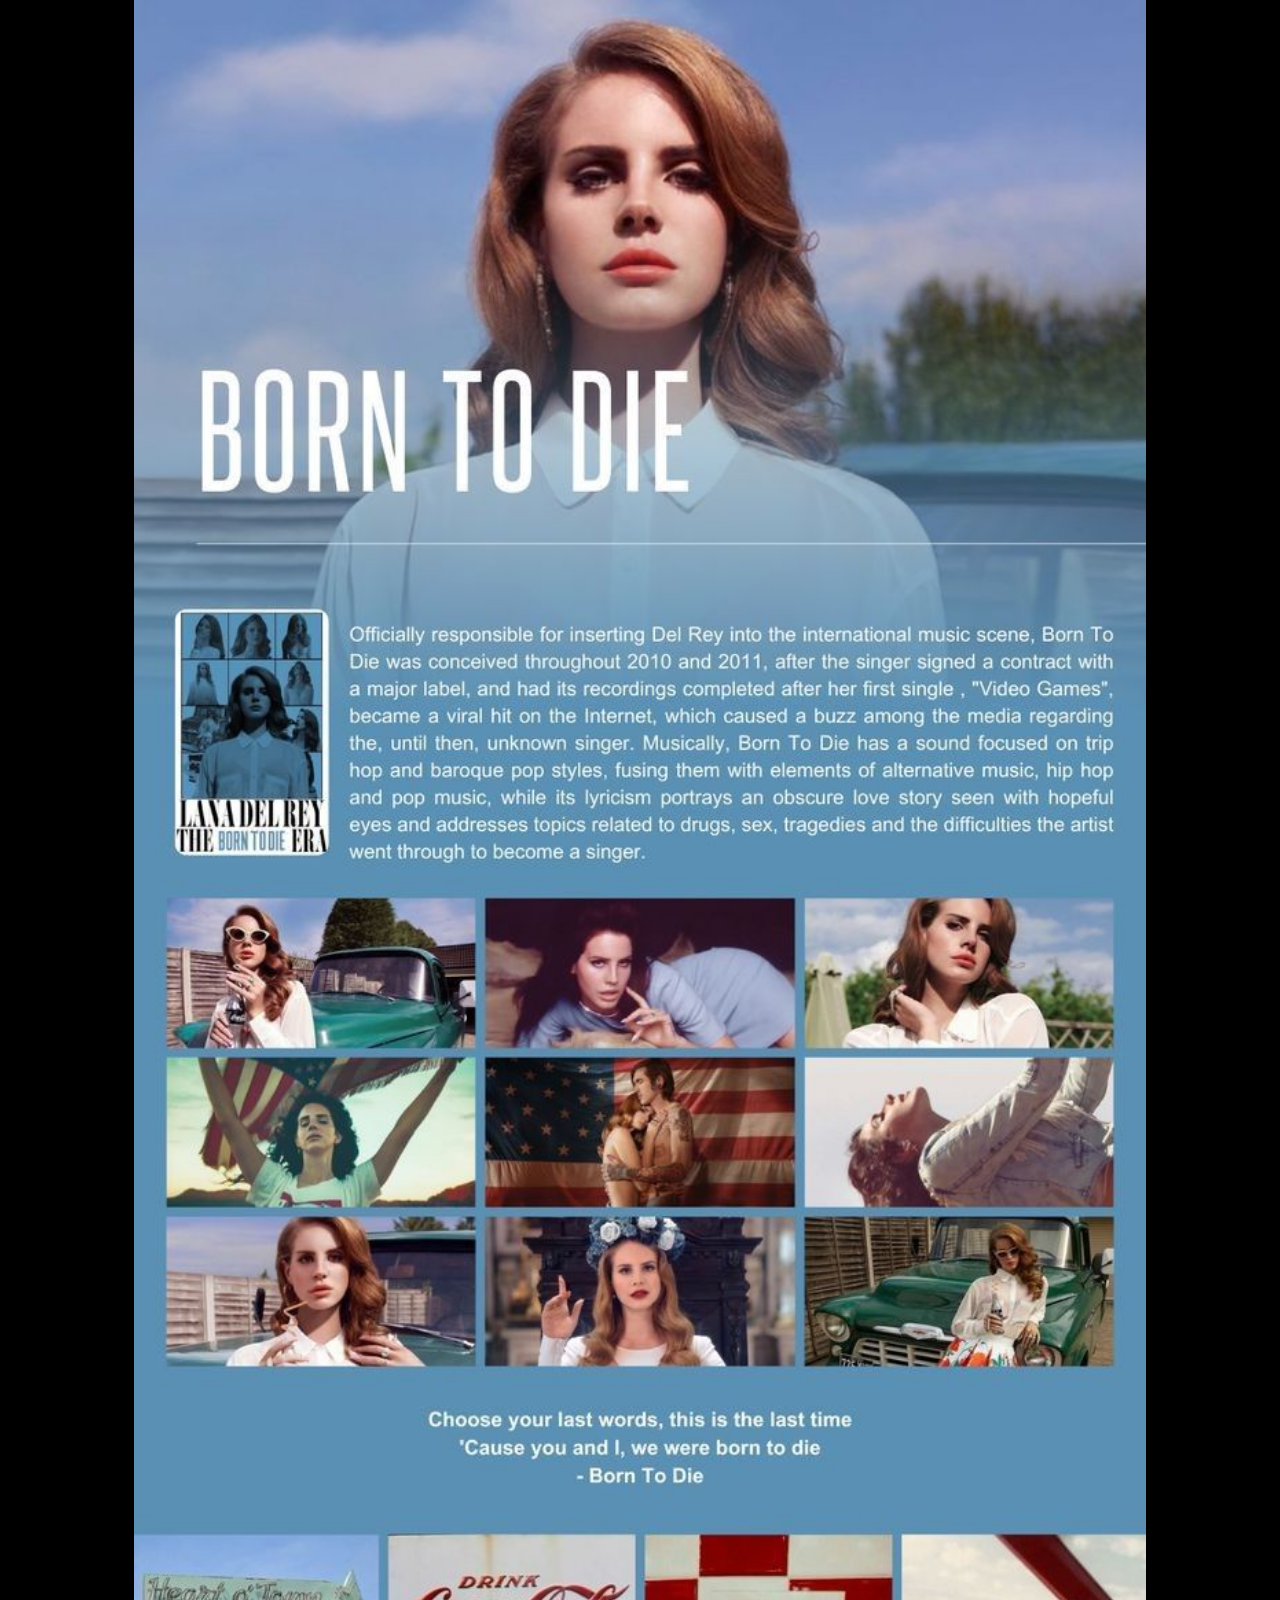
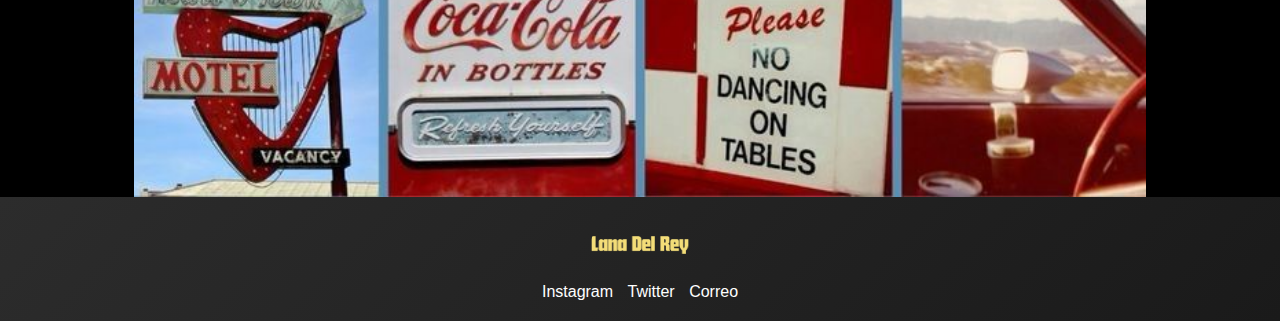
<file: 1.html>
<!DOCTYPE html>
<html lang="en">
<head>
    <meta charset="UTF-8">
    <meta name="viewport" content="width=device-width, initial-scale=1.0">
    <title>Born to Die</title>
    <link rel="stylesheet" href="estilos.css">
</head>
<body>

    <section class="album-section">
        <div class="image-container">
            <img src="imagenes/borntodie.jpg" alt="Born to Die">
        </div>
    </section>
    <footer>
        <img src="imagenes/Lana-Del-Rey-logo.png" alt="Logo" class="footer-logo">
        <div class="contact-options">
            <a href="#">Instagram</a>
            <a href="#">Twitter</a>
            <a href="#">Correo</a>
        </div>
    </footer>
</body>
</html>
</file>
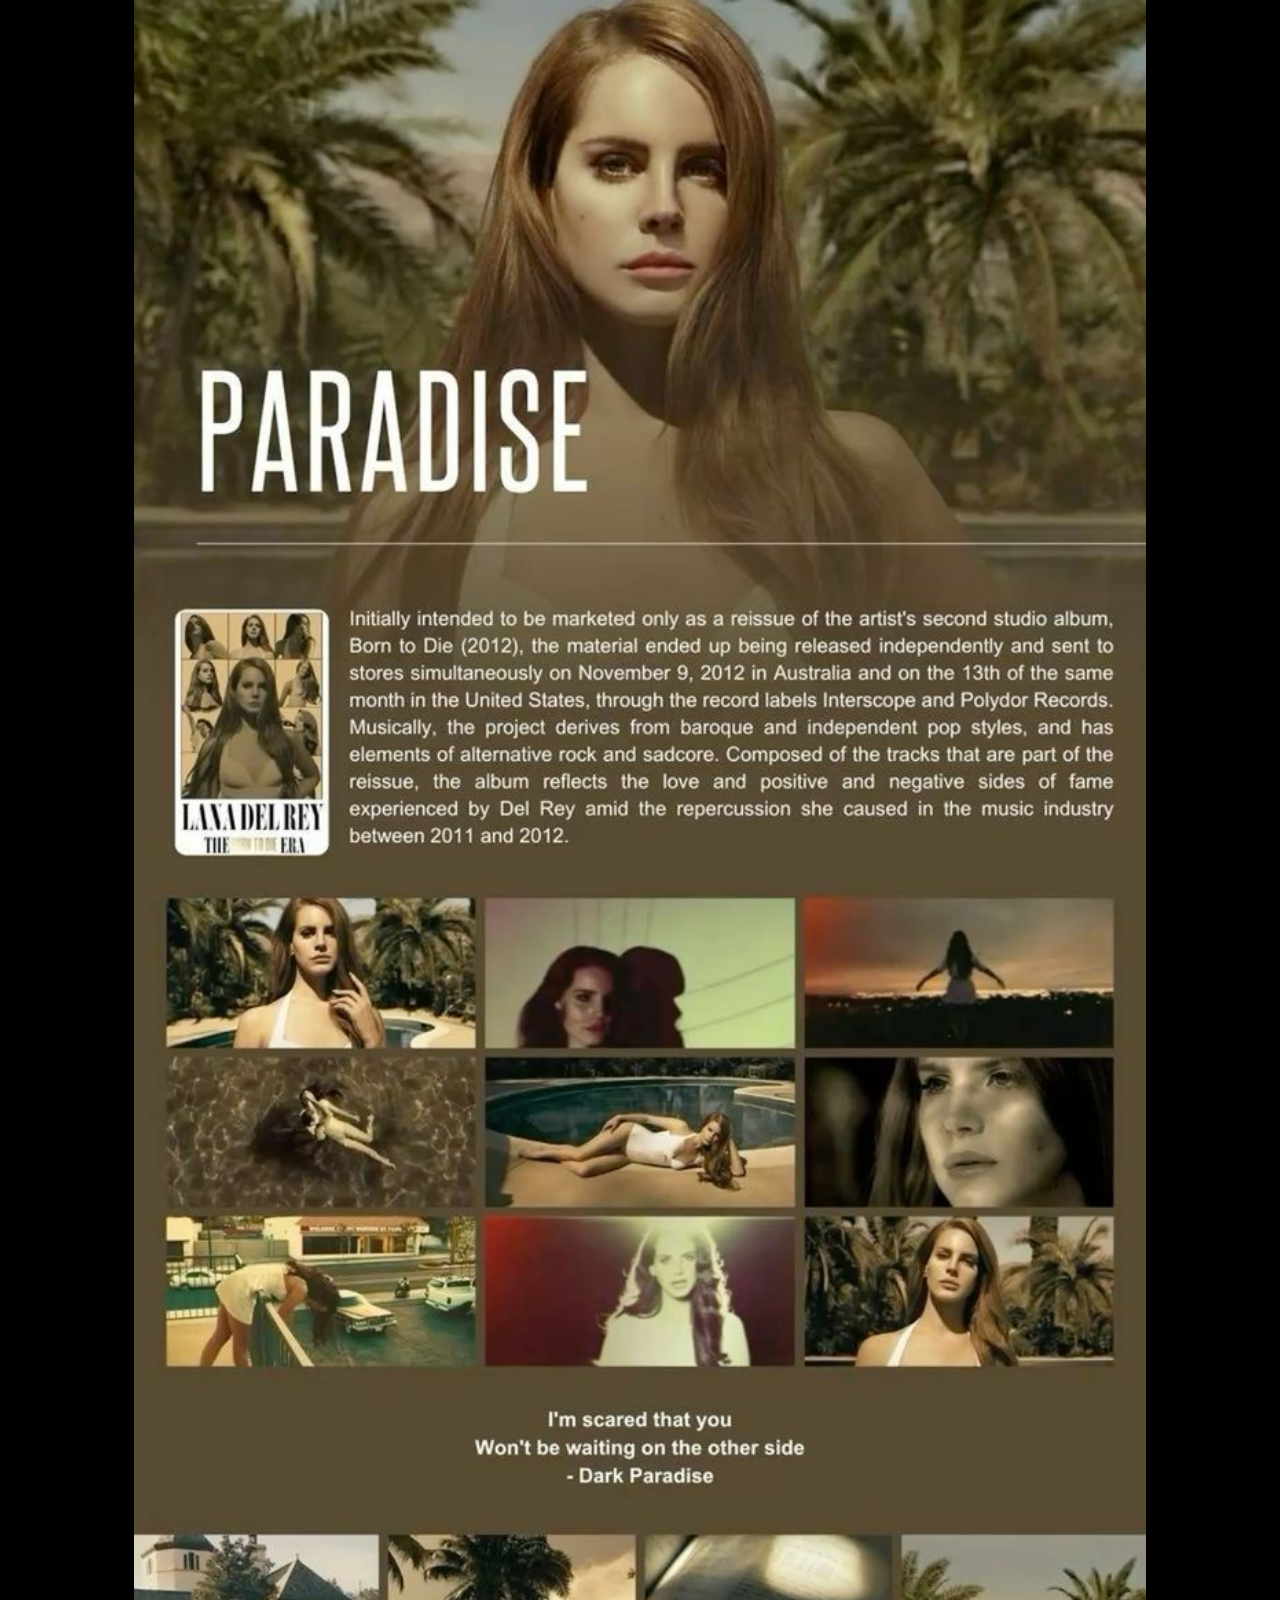
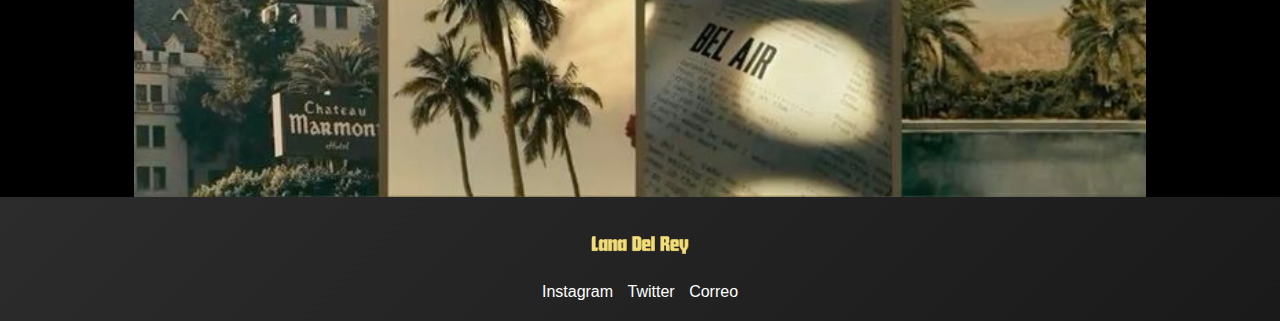
<file: 2.html>
<!DOCTYPE html>
<html lang="en">
<head>
    <meta charset="UTF-8">
    <meta name="viewport" content="width=device-width, initial-scale=1.0">
    <title>Paradise</title>
    <link rel="stylesheet" href="estilos.css">
</head>
<body>

    <section class="album-section">
        <div class="image-container">
            <img src="imagenes/paradise.jpg" alt="Paradise">
        </div>
    </section>
    <footer>
        <img src="imagenes/Lana-Del-Rey-logo.png" alt="Logo" class="footer-logo">
        <div class="contact-options">
            <a href="#">Instagram</a>
            <a href="#">Twitter</a>
            <a href="#">Correo</a>
        </div>
    </footer>
</body>
</html>
</file>
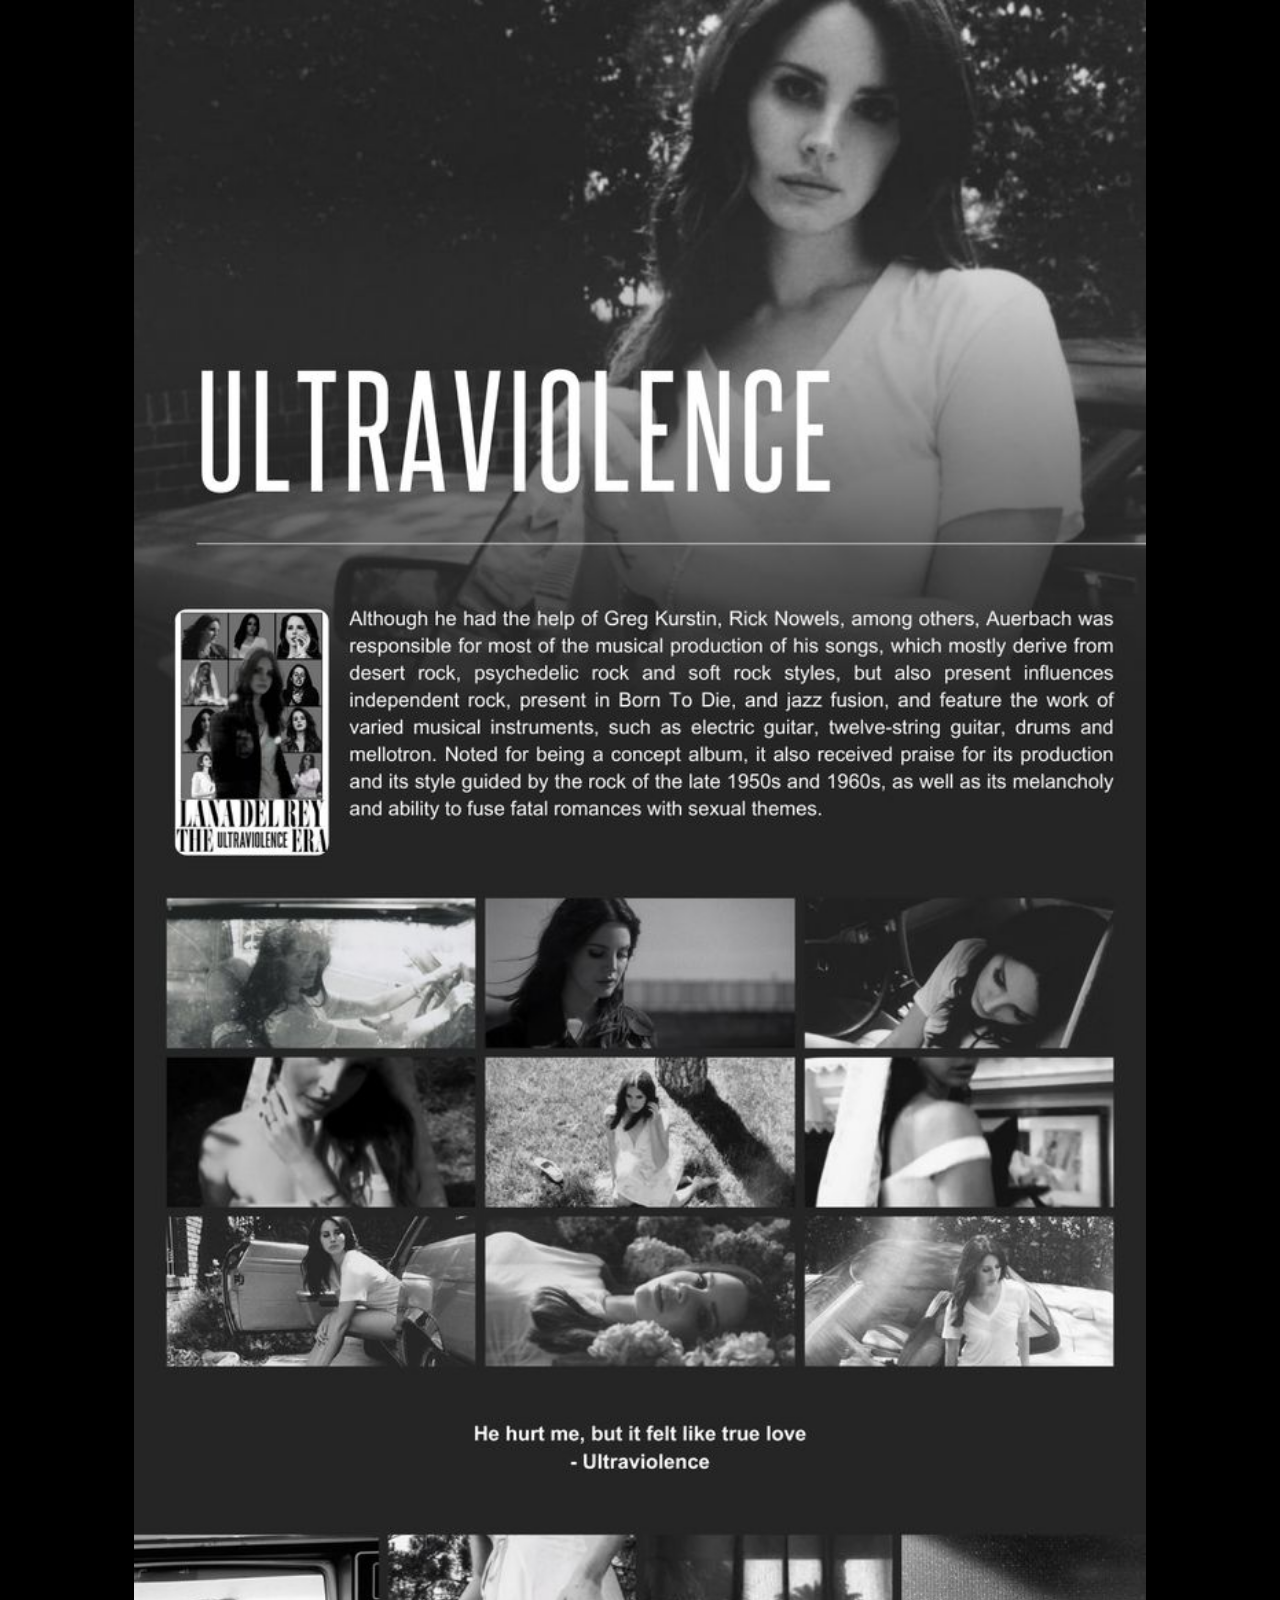
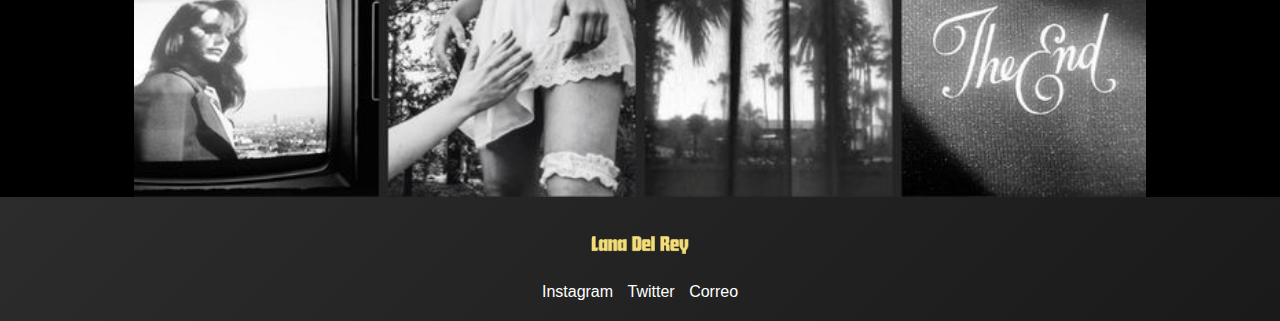
<file: 3.html>
<!DOCTYPE html>
<html lang="en">
<head>
    <meta charset="UTF-8">
    <meta name="viewport" content="width=device-width, initial-scale=1.0">
    <title>Ultraviolence</title>
    <link rel="stylesheet" href="estilos.css">
</head>
<body>

    <section class="album-section">
        <div class="image-container">
            <img src="imagenes/ultraviolence.jpg" alt="Ultraviolence">
        </div>
    </section>
    <footer>
        <img src="imagenes/Lana-Del-Rey-logo.png" alt="Logo" class="footer-logo">
        <div class="contact-options">
            <a href="#">Instagram</a>
            <a href="#">Twitter</a>
            <a href="#">Correo</a>
        </div>
    </footer>
</body>
</html>
</file>
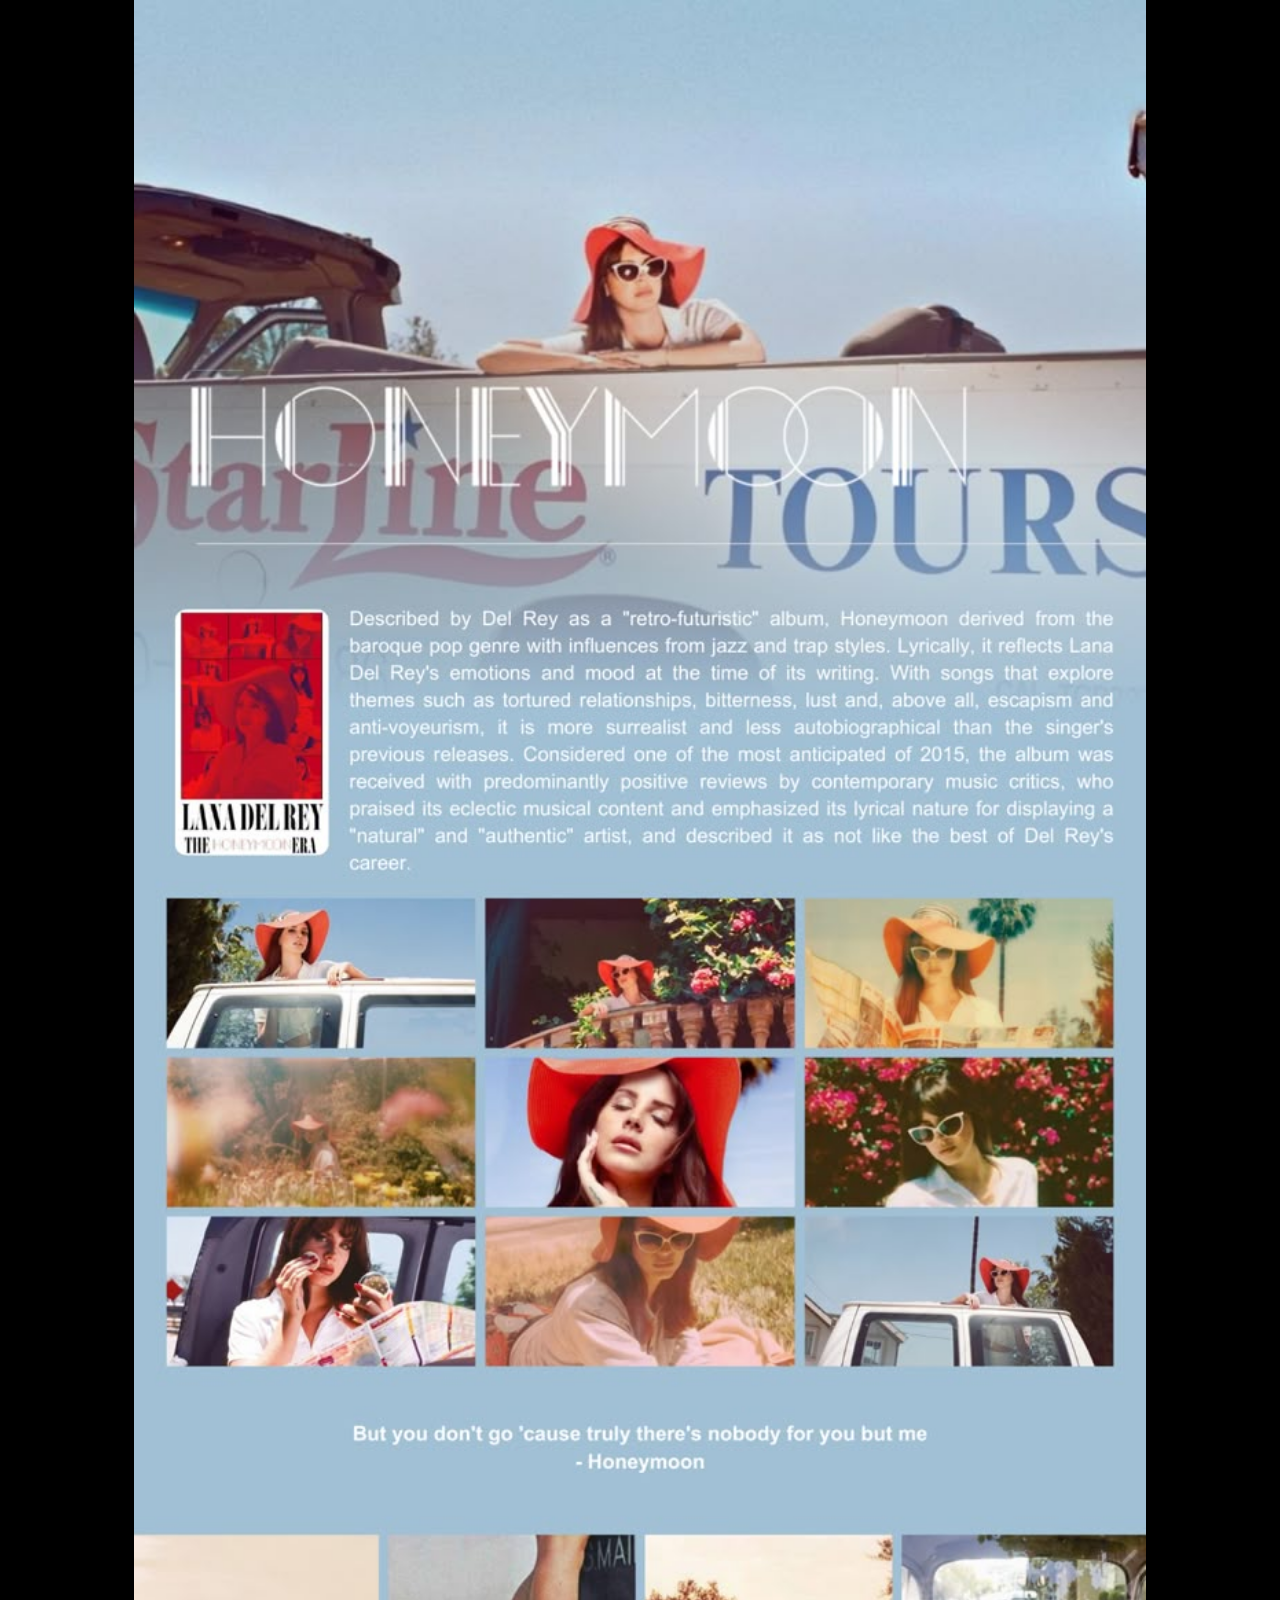
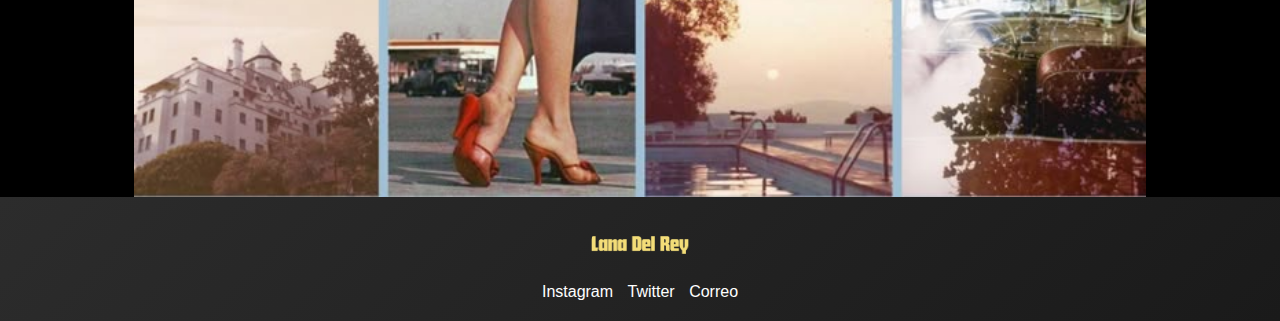
<file: 4.html>
<!DOCTYPE html>
<html lang="en">
<head>
    <meta charset="UTF-8">
    <meta name="viewport" content="width=device-width, initial-scale=1.0">
    <title>Honeymoon</title>
    <link rel="stylesheet" href="estilos.css">
</head>
<body>

    <section class="album-section">
        <div class="image-container">
            <img src="imagenes/honeymoon.jpg" alt="Honeymoon">
        </div>
    </section>
    <footer>
        <img src="imagenes/Lana-Del-Rey-logo.png" alt="Logo" class="footer-logo">
        <div class="contact-options">
            <a href="#">Instagram</a>
            <a href="#">Twitter</a>
            <a href="#">Correo</a>
        </div>
    </footer>
</body>
</html>
</file>
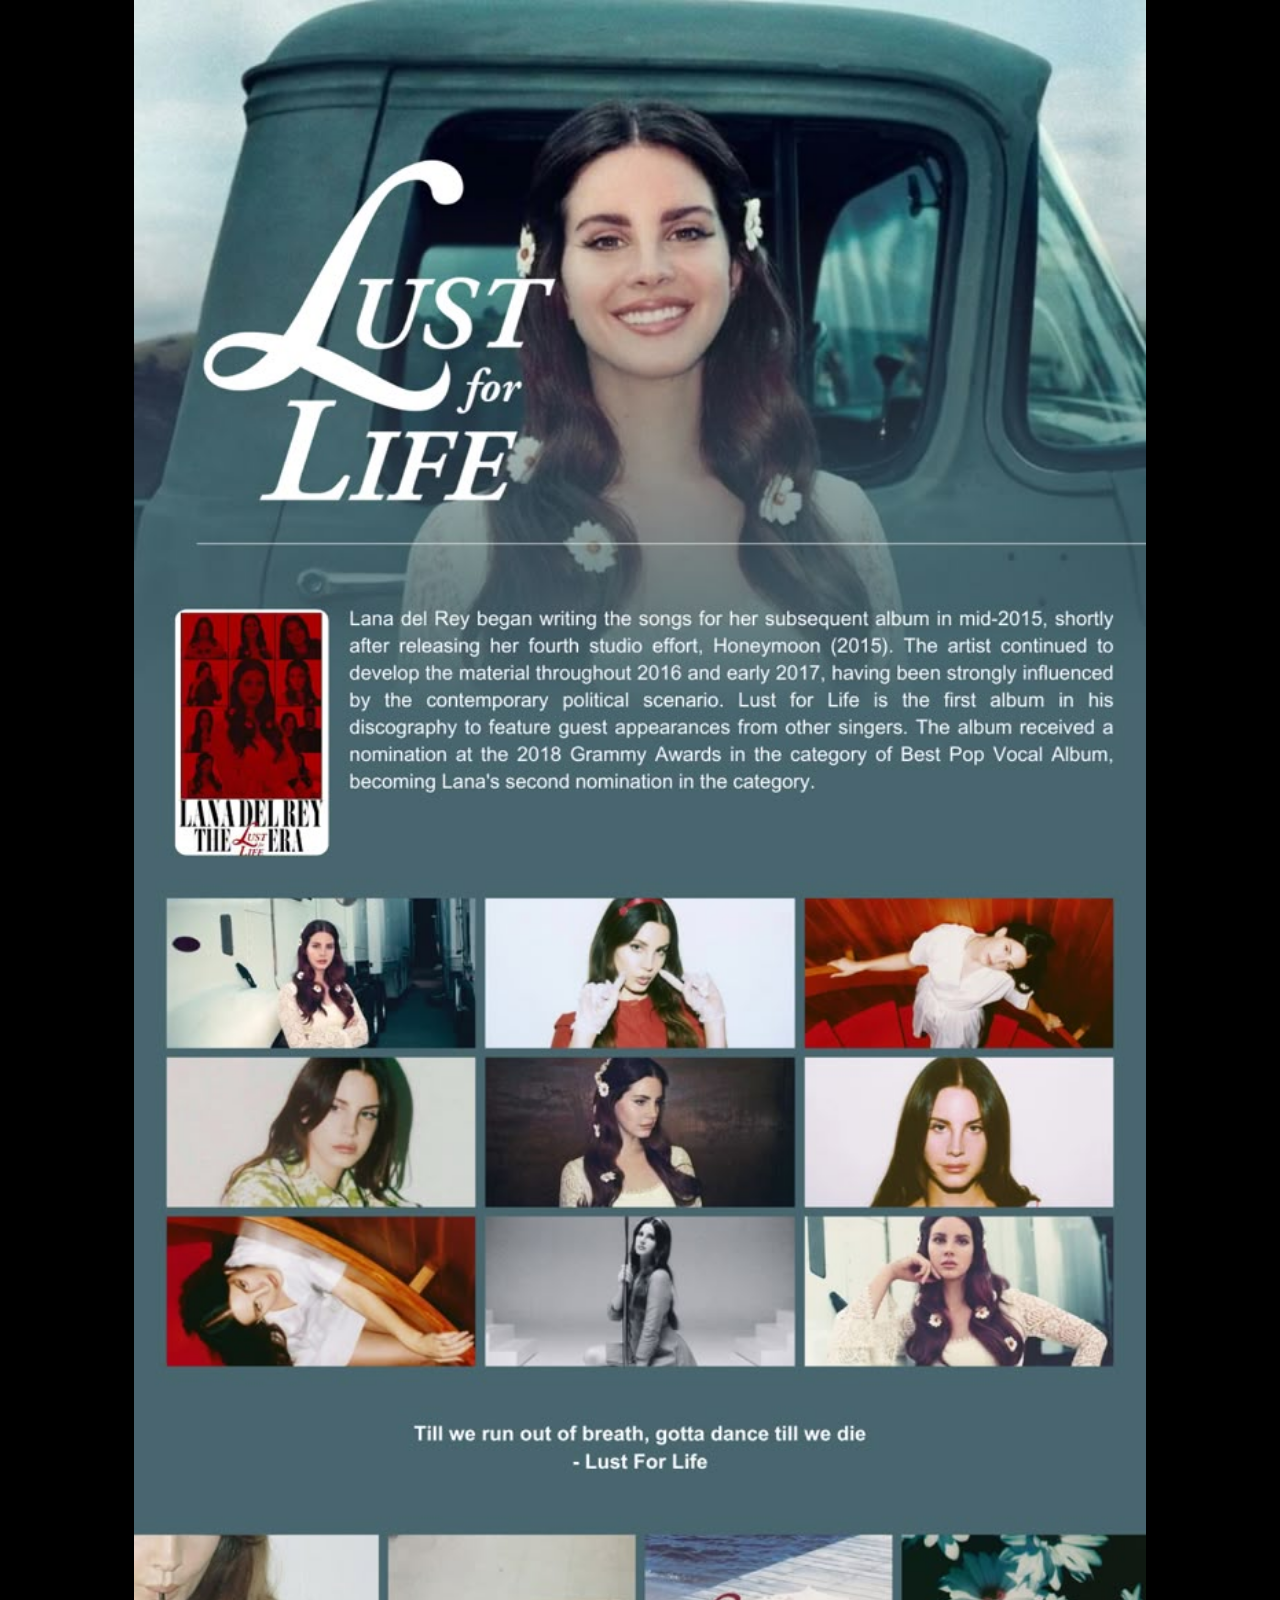
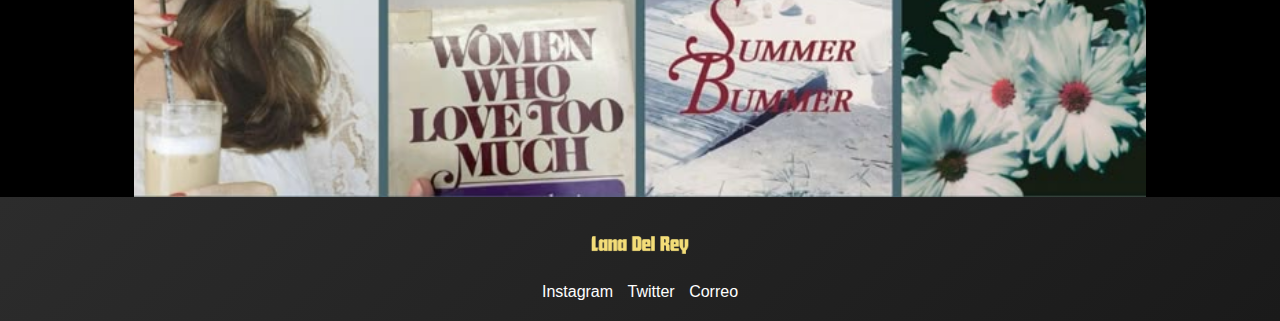
<file: 5.html>
<!DOCTYPE html>
<html lang="en">
<head>
    <meta charset="UTF-8">
    <meta name="viewport" content="width=device-width, initial-scale=1.0">
    <title>Lust for Life</title>
    <link rel="stylesheet" href="estilos.css">
</head>
<body>

    <section class="album-section">
        <div class="image-container">
            <img src="imagenes/lustforlife.jpg" alt="Lust for Life">
        </div>
    </section>
    <footer>
        <img src="imagenes/Lana-Del-Rey-logo.png" alt="Logo" class="footer-logo">
        <div class="contact-options">
            <a href="#">Instagram</a>
            <a href="#">Twitter</a>
            <a href="#">Correo</a>
        </div>
    </footer>
</body>
</html>
</file>
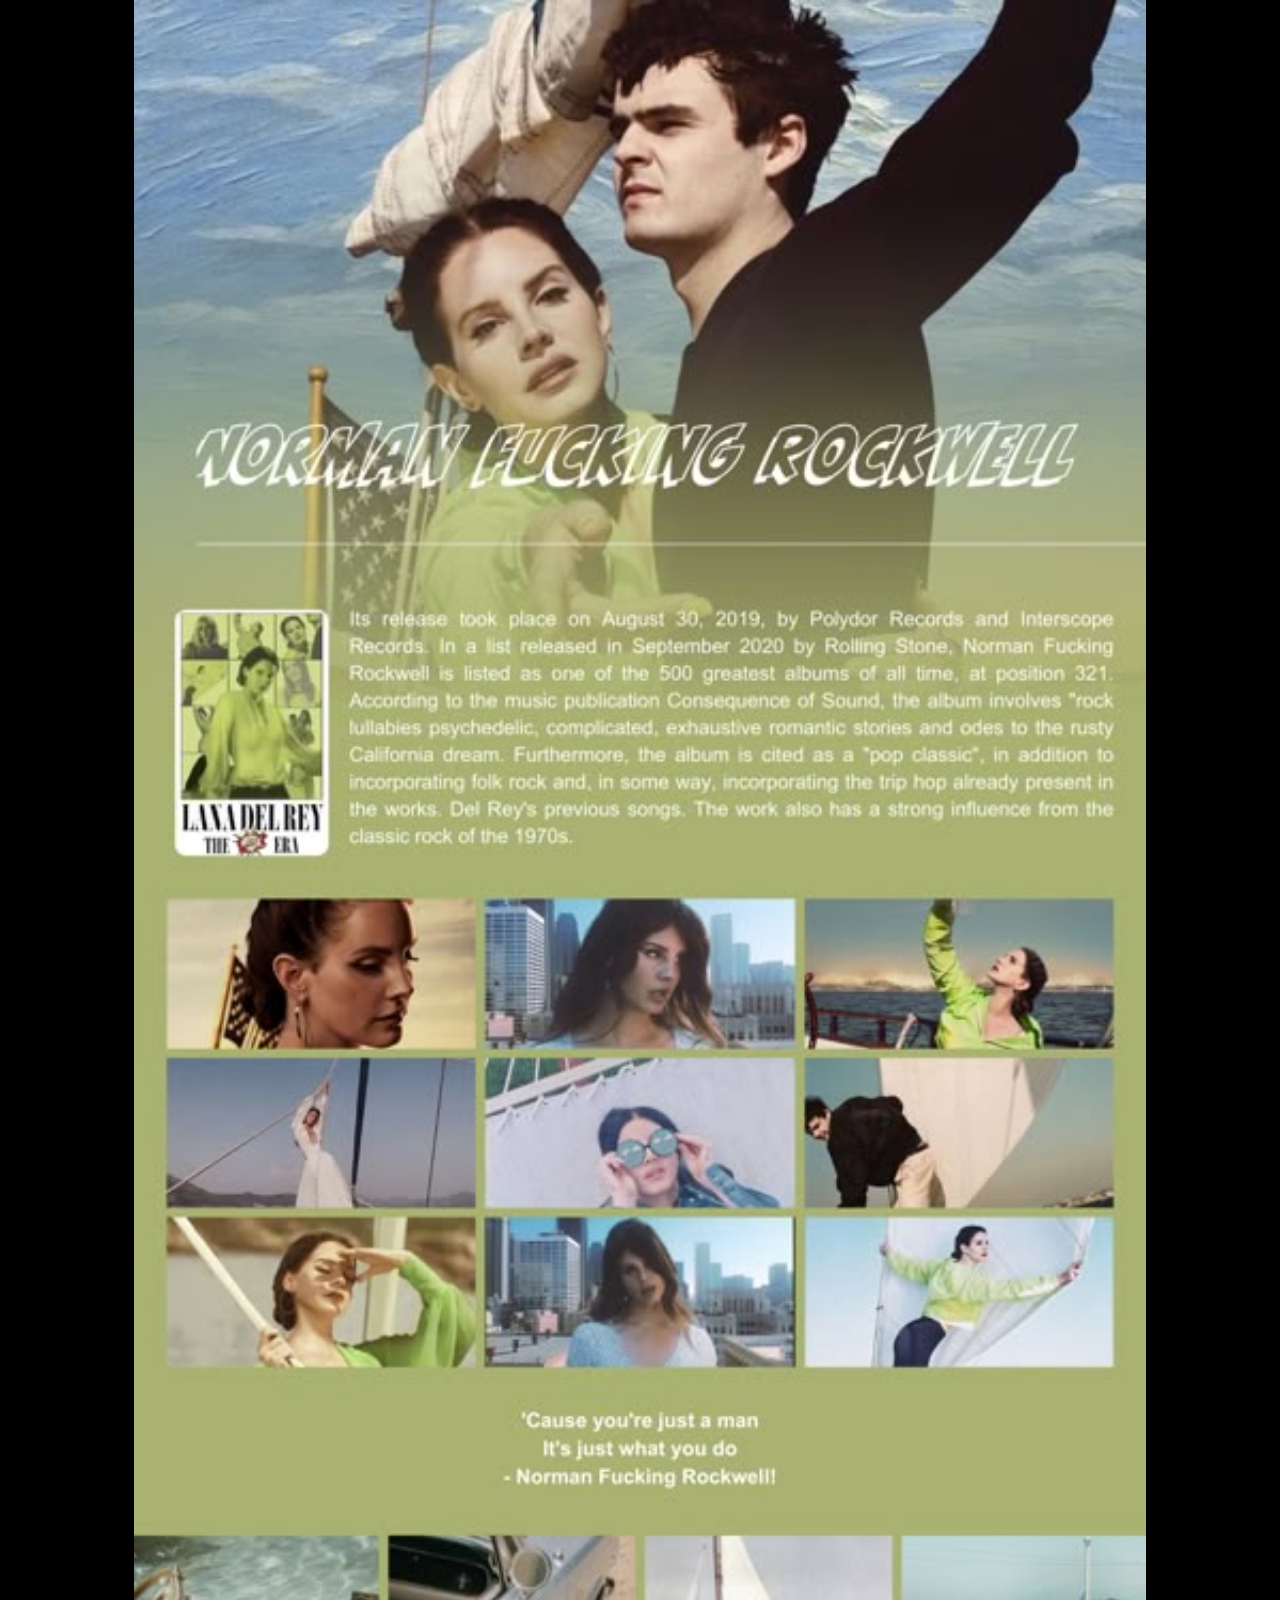
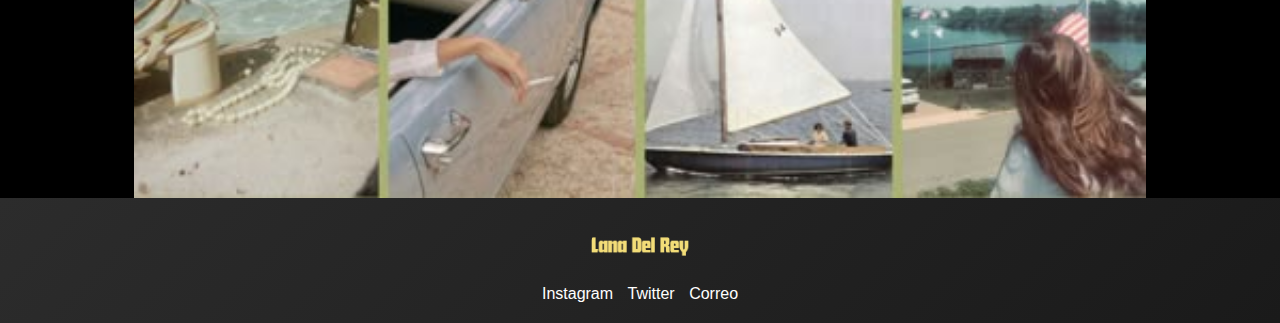
<file: 6.html>
<!DOCTYPE html>
<html lang="en">
<head>
    <meta charset="UTF-8">
    <meta name="viewport" content="width=device-width, initial-scale=1.0">
    <title>NFR!</title>
    <link rel="stylesheet" href="estilos.css">
</head>
<body>

    <section class="album-section">
        <div class="image-container">
            <img src="imagenes/nfr.jpg" alt="NFR!">
        </div>
    </section>
    <footer>
        <img src="imagenes/Lana-Del-Rey-logo.png" alt="Logo" class="footer-logo">
        <div class="contact-options">
            <a href="#">Instagram</a>
            <a href="#">Twitter</a>
            <a href="#">Correo</a>
        </div>
    </footer>
</body>
</html>
</file>
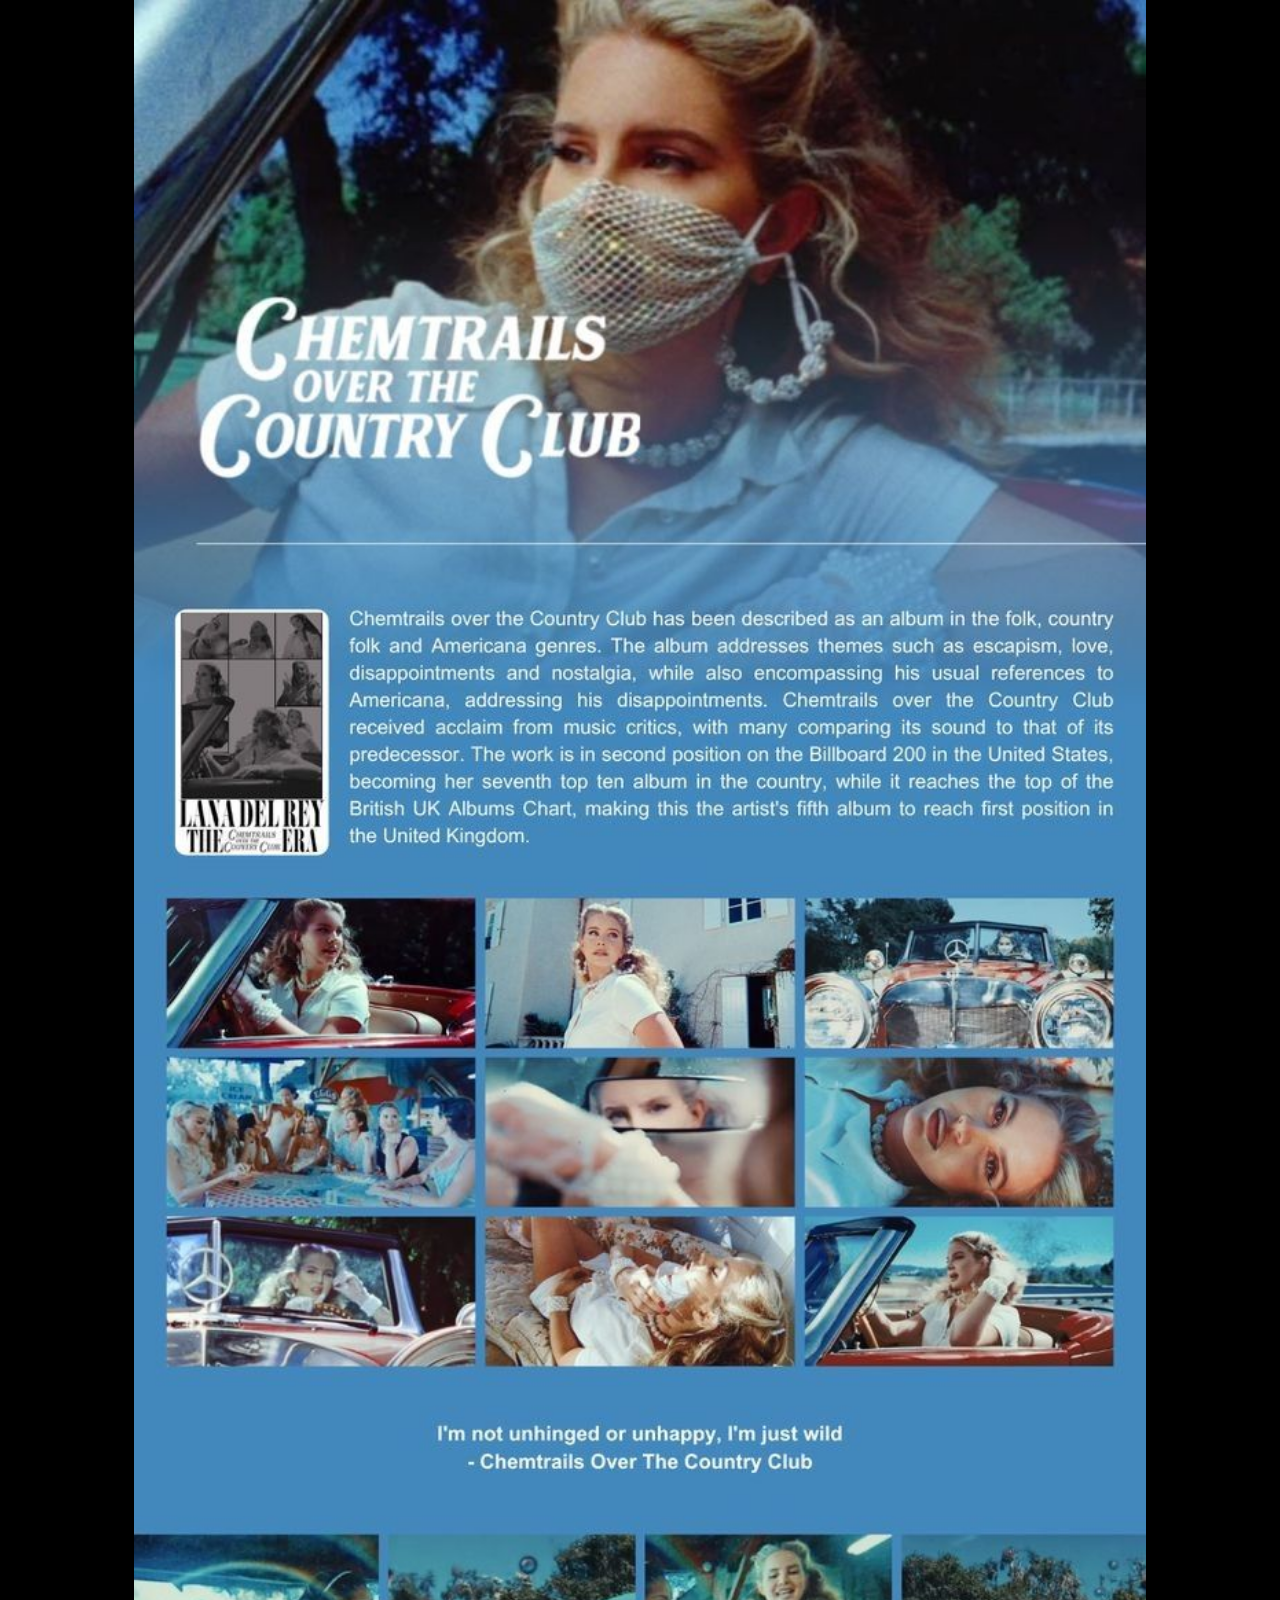
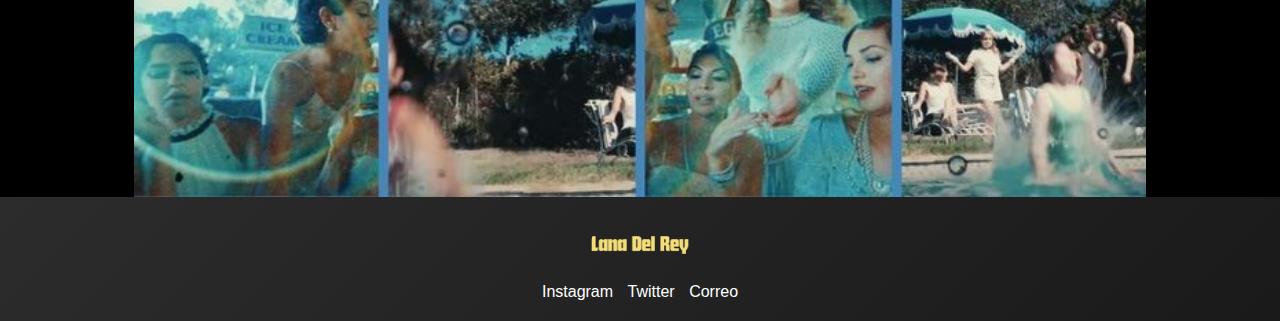
<file: 7.html>
<!DOCTYPE html>
<html lang="en">
<head>
    <meta charset="UTF-8">
    <meta name="viewport" content="width=device-width, initial-scale=1.0">
    <title>Chemtrails Over the Country Club</title>
    <link rel="stylesheet" href="estilos.css">
</head>
<body>

    <section class="album-section">
        <div class="image-container">
            <img src="imagenes/chemtrails.jpg" alt="Chemtrails Over the Country Club">
        </div>
    </section>
    <footer>
        <img src="imagenes/Lana-Del-Rey-logo.png" alt="Logo" class="footer-logo">
        <div class="contact-options">
            <a href="#">Instagram</a>
            <a href="#">Twitter</a>
            <a href="#">Correo</a>
        </div>
    </footer>
</body>
</html>
</file>
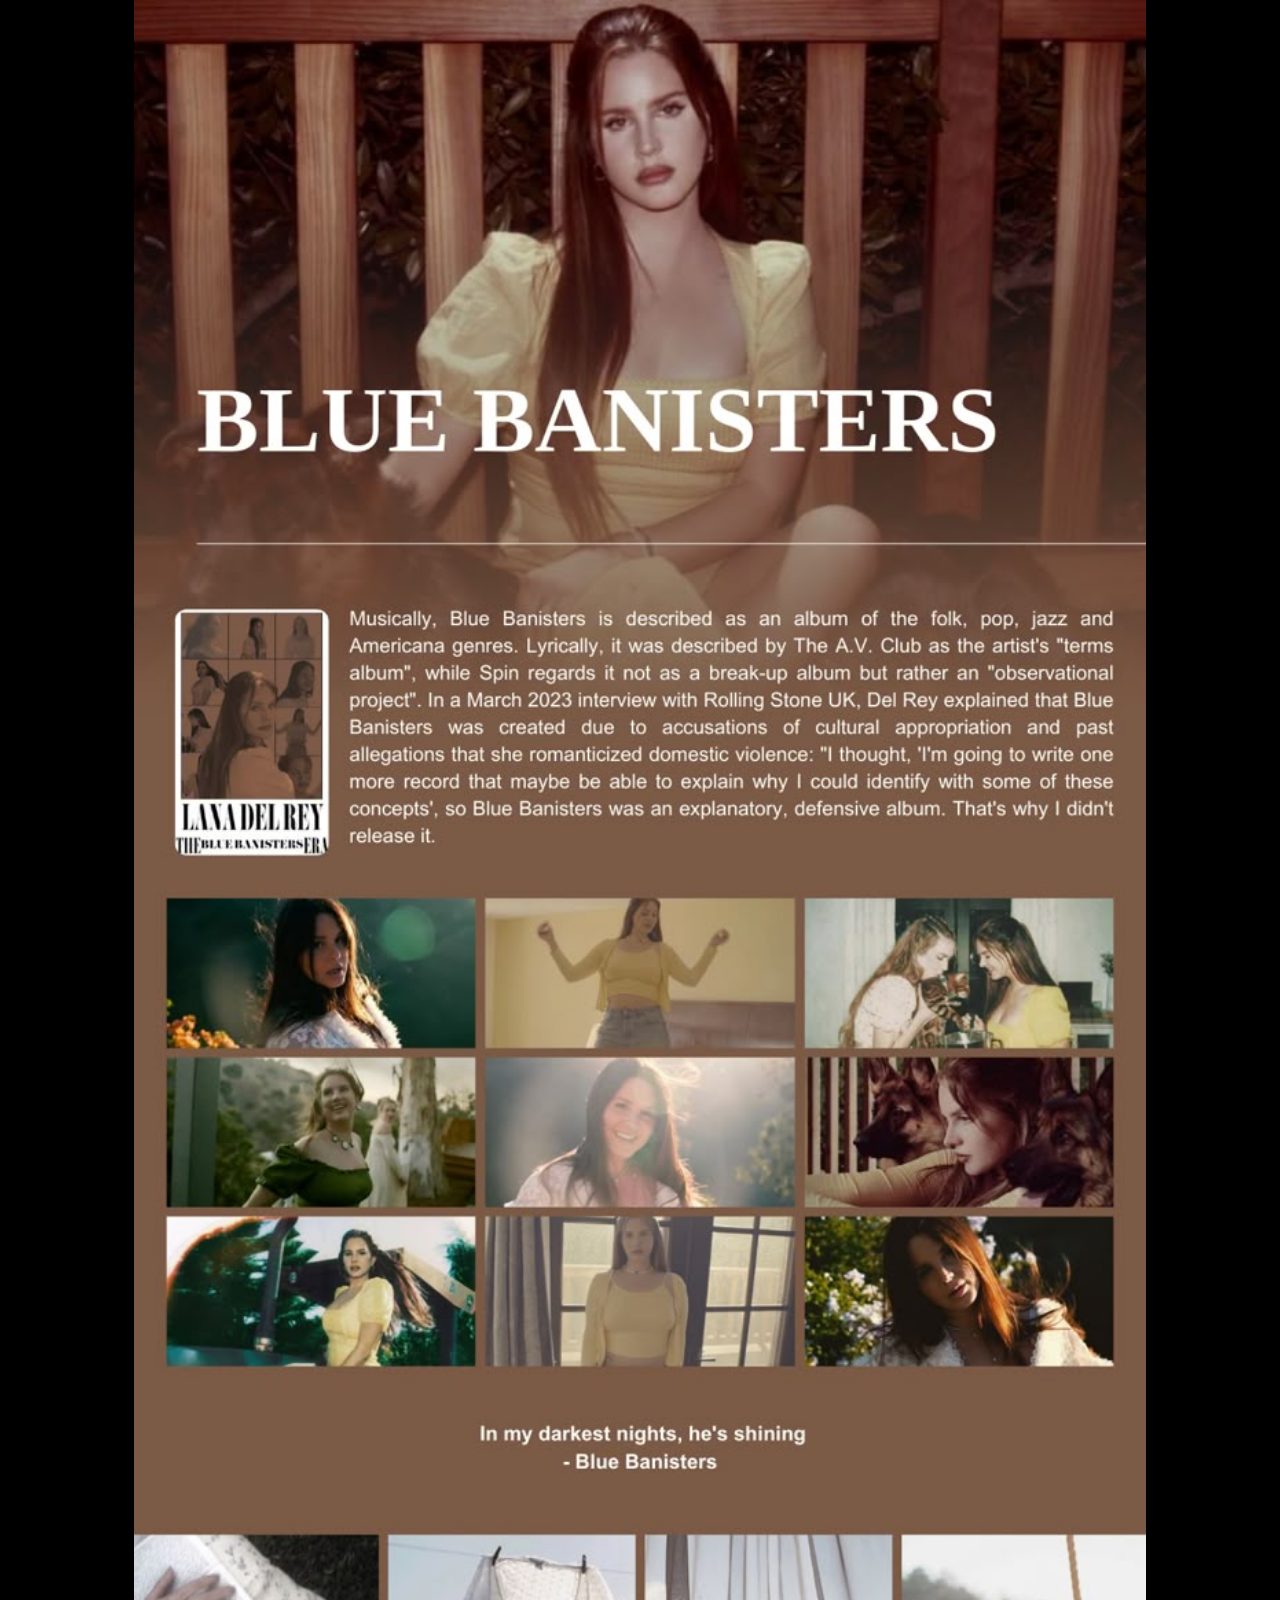
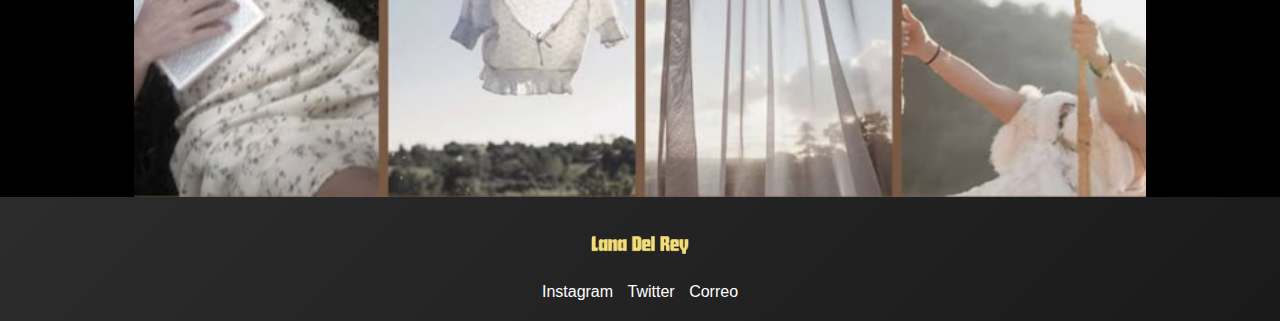
<file: 8.html>
<!DOCTYPE html>
<html lang="en">
<head>
    <meta charset="UTF-8">
    <meta name="viewport" content="width=device-width, initial-scale=1.0">
    <title>Blue Banisters</title>
    <link rel="stylesheet" href="estilos.css">
</head>
<body>

    <section class="album-section">
        <div class="image-container">
            <img src="imagenes/bluebanisters.jpg" alt="Blue Banisters">
        </div>
    </section>
    <footer>
        <img src="imagenes/Lana-Del-Rey-logo.png" alt="Logo" class="footer-logo">
        <div class="contact-options">
            <a href="#">Instagram</a>
            <a href="#">Twitter</a>
            <a href="#">Correo</a>
        </div>
    </footer>
</body>
</html>
</file>
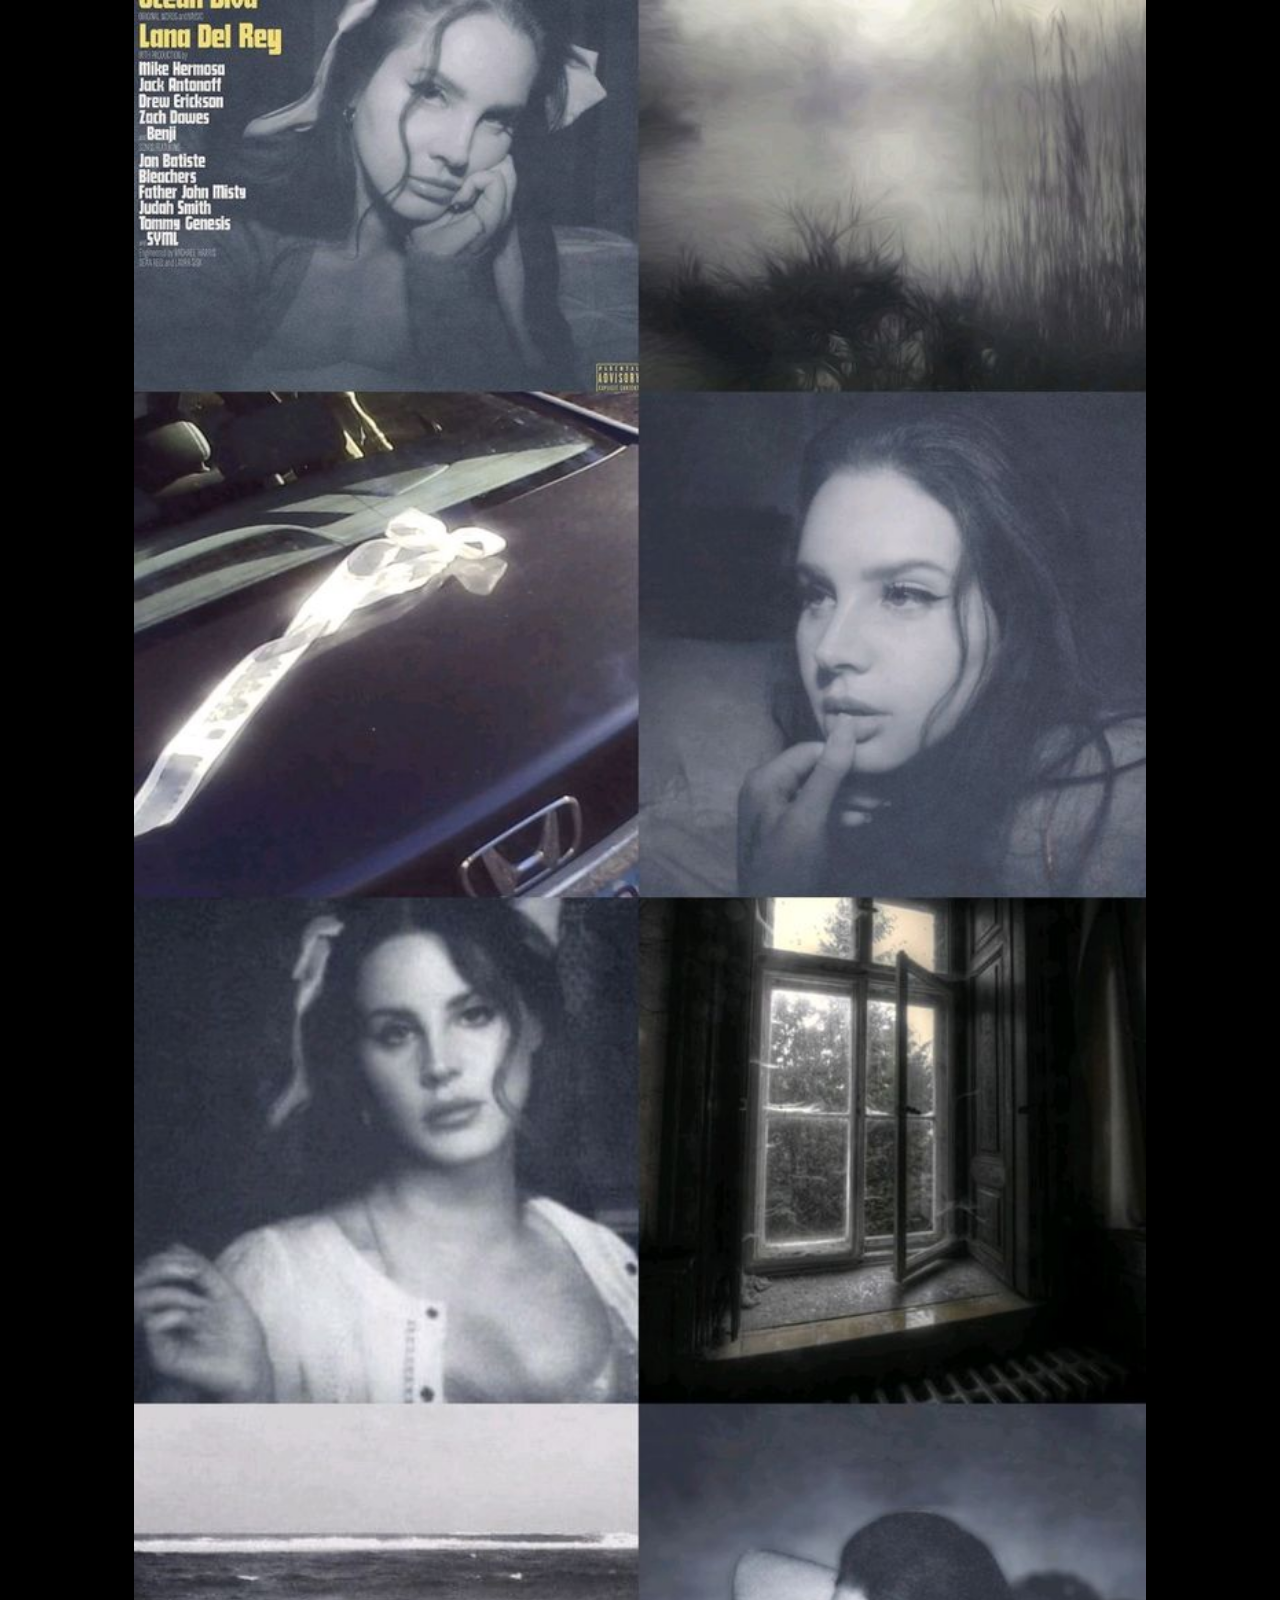
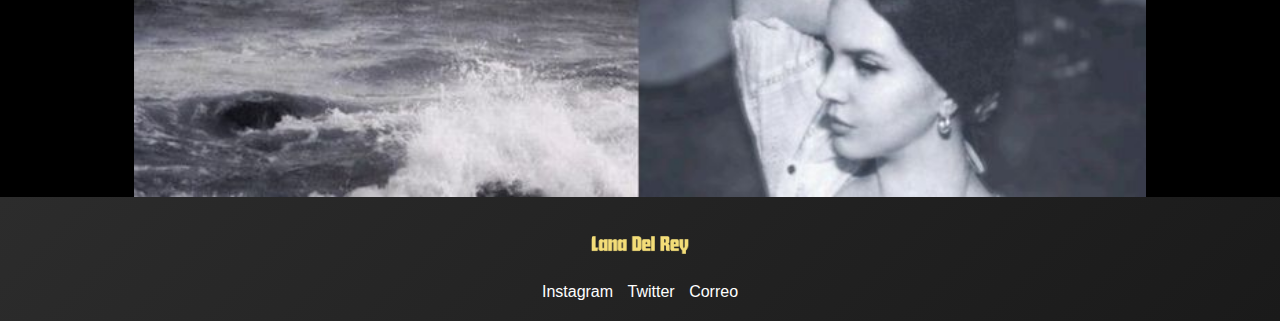
<file: 9.html>
<!DOCTYPE html>
<html lang="en">
<head>
    <meta charset="UTF-8">
    <meta name="viewport" content="width=device-width, initial-scale=1.0">
    <title>Did You Know That There’s a Tunnel Under Ocean Blvd</title>
    <link rel="stylesheet" href="estilos.css">
</head>
<body>

    <section class="album-section">
        <div class="image-container">
            <img src="imagenes/oceanblvd.jpg" alt="Did You Know That There’s a Tunnel Under Ocean Blvd">
        </div>
    </section>
    <footer>
        <img src="imagenes/Lana-Del-Rey-logo.png" alt="Logo" class="footer-logo">
        <div class="contact-options">
            <a href="#">Instagram</a>
            <a href="#">Twitter</a>
            <a href="#">Correo</a>
        </div>
    </footer>
</body>
</html>
</file>
<file: estilos.css>
body {
    margin: 0;
    padding: 0;
    background-color: black;
    font-family: Arial, sans-serif;
    color: white;
}

/* 🔹 Contenedor de la imagen del álbum */
.album-section {
    display: flex;
    justify-content: center;
    align-items: center;
    overflow: hidden;
    position: relative;
}

/* 🔹 Imagen dentro del contenedor */
.image-container {
    width: 79%; /* Ajusta el tamaño de la imagen */
    height: 100%;
    display: flex;
    align-items: center;
    justify-content: center;
}

.image-container img {
    width: 100%; /* La imagen ocupa el 100% del contenedor */
    height: auto;
    max-height: 100%; /* No se sale del contenedor */
    object-fit:cover;
}

/* Footer */
footer {
    background: linear-gradient(135deg, #2c2c2c, #1a1a1a);
    padding: 20px;
    display: flex;
    flex-direction: column;
    align-items: center;
}

.footer-logo {
    width: 100px;
    margin-bottom: 10px;
    border-radius: 50%;
}

.contact-options a {
    color: white;
    text-decoration: none;
    margin: 5px;
    font-size: 16px;
    transition: color 0.3s;
}

.contact-options a:hover {
    color: #ffcc00;
}
</file>
